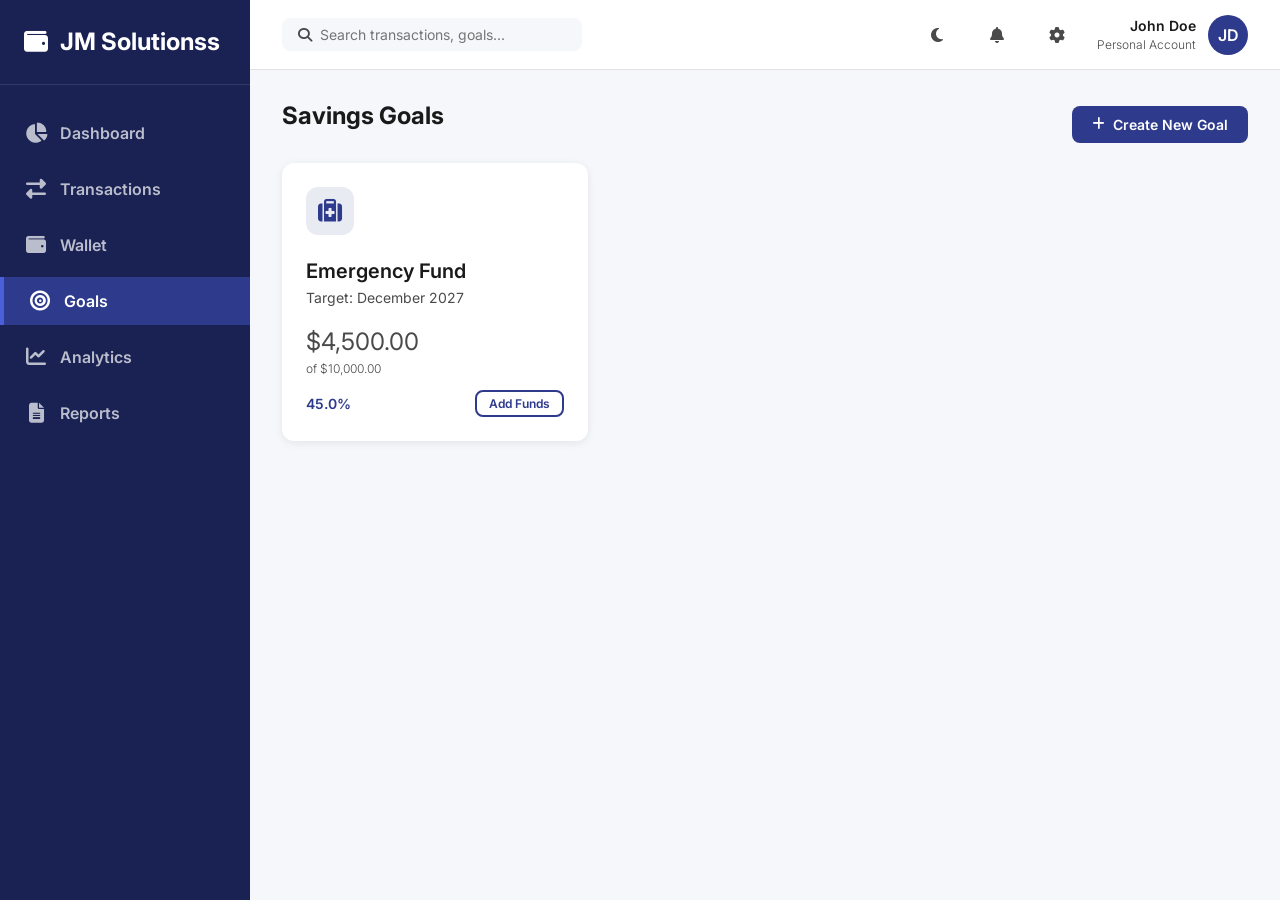
<file: goals.html>
<!DOCTYPE html>
<html lang="en">
<head>
  <meta charset="UTF-8">
  <meta name="viewport" content="width=device-width, initial-scale=1.0">
  <title>JM Solutionss - Goals</title>
  <link rel="stylesheet" href="style.css">
  <link rel="stylesheet" href="https://cdnjs.cloudflare.com/ajax/libs/font-awesome/6.4.0/css/all.min.css">
  <style>
    .goal-card { position: relative; }
    .goal-header { display: flex; justify-content: space-between; align-items: flex-start; margin-bottom: 24px; }
    .goal-icon { width: 48px; height: 48px; border-radius: 12px; background: rgba(46, 58, 140, 0.1); color: var(--color-primary); display: flex; align-items: center; justify-content: center; font-size: 24px; }
    .goal-actions { opacity: 0; transition: opacity 0.2s; position: absolute; top: 16px; right: 16px; display: flex; gap: 8px; }
    .goal-card:hover .goal-actions { opacity: 1; }
    .goal-action-btn { background: var(--color-bg); border: none; width: 32px; height: 32px; border-radius: 50%; cursor: pointer; color: var(--color-text-body); transition: all 0.2s; }
    .goal-action-btn:hover { background: var(--color-border); color: var(--color-primary); }
    .goal-action-btn.delete:hover { color: var(--color-danger); }
  </style>
</head>
<body>
  <div id="app-layout">
    <div style="width: 100%;">
      <div class="flex justify-between items-center mb-4">
        <h2>Savings Goals</h2>
        <button class="btn btn-primary" onclick="window.openGoalModal()"><i class="fas fa-plus"></i> Create New Goal</button>
      </div>

      <div class="grid grid-cols-3" id="goals-container">
        <!-- Rendered via JS -->
      </div>
    </div>
  </div>

  <!-- Goal Modal -->
  <div class="modal-overlay" id="goal-modal">
    <div class="modal-content">
      <div class="modal-header">
        <h3 id="modal-title">Create New Goal</h3>
        <i class="fas fa-times modal-close" onclick="closeGoalModal()"></i>
      </div>
      <form id="goal-form">
        <input type="hidden" id="goal-id">
        
        <div class="form-group">
          <label class="form-label">Goal Name</label>
          <input type="text" class="form-control" id="goal-name" placeholder="e.g. New Car" required>
        </div>
        
        <div class="grid grid-cols-2">
          <div class="form-group">
            <label class="form-label">Target Amount</label>
            <input type="number" class="form-control" id="goal-target" min="1" step="0.01" required>
          </div>
          <div class="form-group">
            <label class="form-label">Initial Deposit (Optional)</label>
            <input type="number" class="form-control" id="goal-initial" min="0" step="0.01">
          </div>
        </div>
        
        <div class="form-group">
          <label class="form-label">Target Date</label>
          <input type="date" class="form-control" id="goal-date" required>
        </div>
        
        <div class="flex justify-between" style="margin-top: 32px;">
          <button type="button" class="btn btn-secondary" onclick="closeGoalModal()">Cancel</button>
          <button type="submit" class="btn btn-primary">Save Goal</button>
        </div>
      </form>
    </div>
  </div>

  <!-- Contribute Modal -->
  <div class="modal-overlay" id="contribute-modal">
    <div class="modal-content" style="max-width: 400px;">
      <div class="modal-header">
        <h3>Add Funds to Goal</h3>
        <i class="fas fa-times modal-close" onclick="closeContributeModal()"></i>
      </div>
      <form id="contribute-form">
        <input type="hidden" id="contribute-goal-id">
        <div class="form-group">
          <label class="form-label">Amount</label>
          <input type="number" class="form-control" id="contribute-amount" min="0.01" step="0.01" required>
        </div>
        <button type="submit" class="btn btn-primary" style="width: 100%;">Add Funds</button>
      </form>
    </div>
  </div>

  <script src="store.js"></script>
  <script src="layout.js"></script>
  <script src="goals.js"></script>
</body>
</html>
</file>
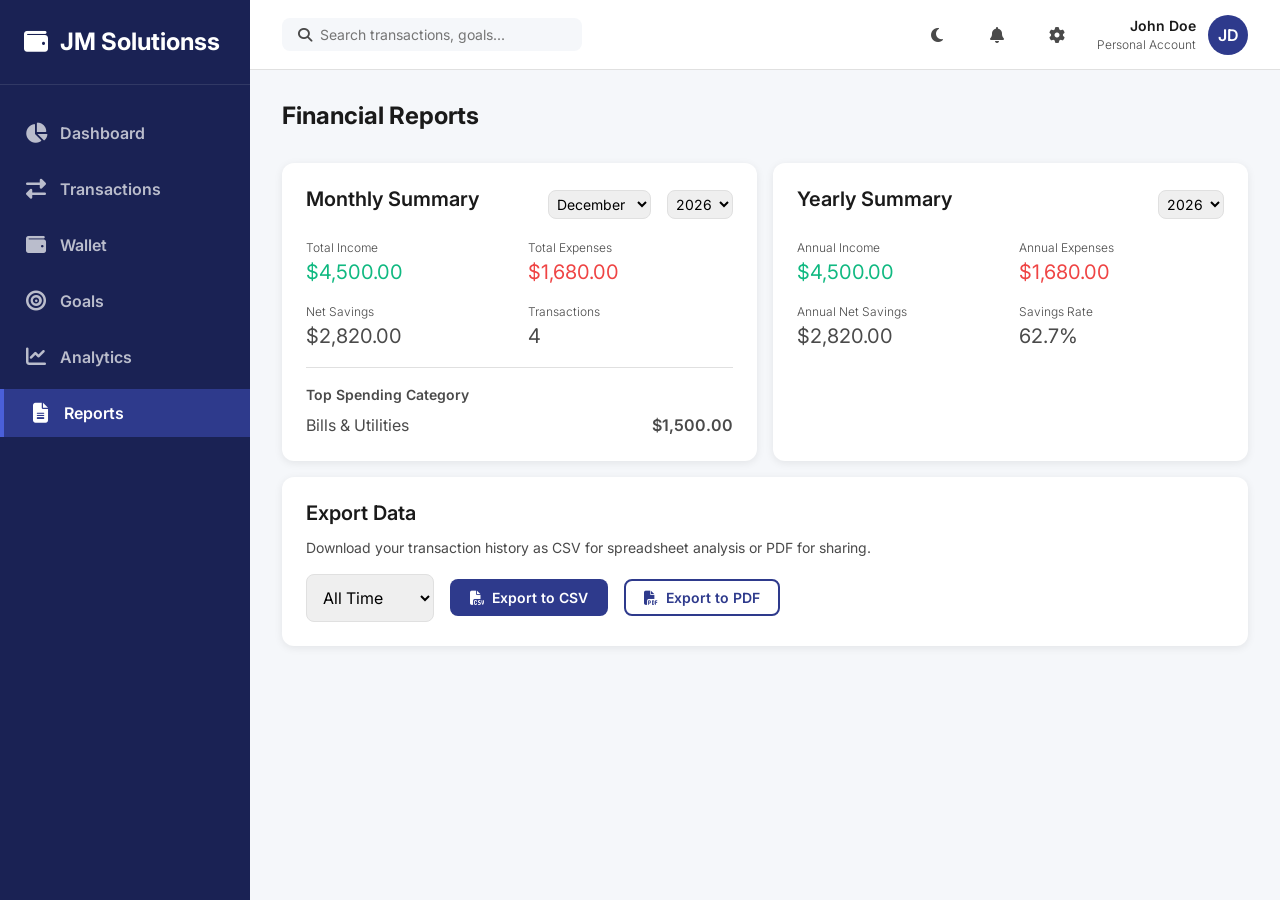
<file: reports.html>
<!DOCTYPE html>
<html lang="en">
<head>
  <meta charset="UTF-8">
  <meta name="viewport" content="width=device-width, initial-scale=1.0">
  <title>JM Solutionss - Reports</title>
  <link rel="stylesheet" href="style.css">
  <link rel="stylesheet" href="https://cdnjs.cloudflare.com/ajax/libs/font-awesome/6.4.0/css/all.min.css">
</head>
<body>
  <div id="app-layout">
    <div style="width: 100%;">
      <div class="flex justify-between items-center mb-4">
        <h2>Financial Reports</h2>
      </div>

      <div class="grid grid-cols-2 gap-4">
        <!-- Monthly Summary -->
        <div class="card">
          <div class="flex justify-between items-center mb-4">
            <h3>Monthly Summary</h3>
            <div class="flex gap-4">
              <select class="form-control" id="report-month" style="padding: 4px; font-size: 14px; width: auto;"></select>
              <select class="form-control" id="report-year-monthly" style="padding: 4px; font-size: 14px; width: auto;"></select>
            </div>
          </div>
          
          <div class="grid grid-cols-2 gap-4 mt-4">
            <div>
              <p class="text-caption">Total Income</p>
              <p class="metric-value text-success" id="monthly-in" style="font-size: 20px;">$0.00</p>
            </div>
            <div>
              <p class="text-caption">Total Expenses</p>
              <p class="metric-value text-danger" id="monthly-ex" style="font-size: 20px;">$0.00</p>
            </div>
            <div>
              <p class="text-caption">Net Savings</p>
              <p class="metric-value" id="monthly-net" style="font-size: 20px;">$0.00</p>
            </div>
            <div>
              <p class="text-caption" id="monthly-tx-count-label">Transactions</p>
              <p class="metric-value" id="monthly-tx-count" style="font-size: 20px;">0</p>
            </div>
          </div>
          
          <div class="mt-4" style="border-top: 1px solid var(--color-border); padding-top: 16px;">
            <p class="text-small" style="font-weight: 600; margin-bottom: 8px;">Top Spending Category</p>
            <div class="flex justify-between">
              <span id="monthly-top-cat">N/A</span>
              <span id="monthly-top-cat-val" style="font-weight: 600;">$0.00</span>
            </div>
          </div>
        </div>
        
        <!-- Yearly Summary -->
        <div class="card">
          <div class="flex justify-between items-center mb-4">
            <h3>Yearly Summary</h3>
            <select class="form-control" id="report-year-yearly" style="padding: 4px; font-size: 14px; width: auto;"></select>
          </div>
          
          <div class="grid grid-cols-2 gap-4 mt-4">
            <div>
              <p class="text-caption">Annual Income</p>
              <p class="metric-value text-success" id="yearly-in" style="font-size: 20px;">$0.00</p>
            </div>
            <div>
              <p class="text-caption">Annual Expenses</p>
              <p class="metric-value text-danger" id="yearly-ex" style="font-size: 20px;">$0.00</p>
            </div>
            <div>
              <p class="text-caption">Annual Net Savings</p>
              <p class="metric-value" id="yearly-net" style="font-size: 20px;">$0.00</p>
            </div>
            <div>
              <p class="text-caption">Savings Rate</p>
              <p class="metric-value" id="yearly-rate" style="font-size: 20px;">0%</p>
            </div>
          </div>
        </div>
        
        <!-- Export Data -->
        <div class="card" style="grid-column: 1 / -1;">
          <h3>Export Data</h3>
          <p class="text-small" style="color: var(--color-text-body); margin-bottom: 16px;">Download your transaction history as CSV for spreadsheet analysis or PDF for sharing.</p>
          
          <div class="flex gap-4 items-center">
            <div class="form-group" style="margin-bottom: 0;">
              <select class="form-control" id="export-range">
                <option value="all">All Time</option>
                <option value="this-month">This Month</option>
                <option value="last-month">Last Month</option>
                <option value="this-year">This Year</option>
              </select>
            </div>
            <button class="btn btn-primary" onclick="window.exportCSV()"><i class="fas fa-file-csv"></i> Export to CSV</button>
            <button class="btn btn-secondary" onclick="alert('PDF Export will be available in the next release.')"><i class="fas fa-file-pdf"></i> Export to PDF</button>
          </div>
        </div>

      </div>
    </div>
  </div>

  <script src="store.js"></script>
  <script src="layout.js"></script>
  <script src="reports.js"></script>
</body>
</html>
</file>
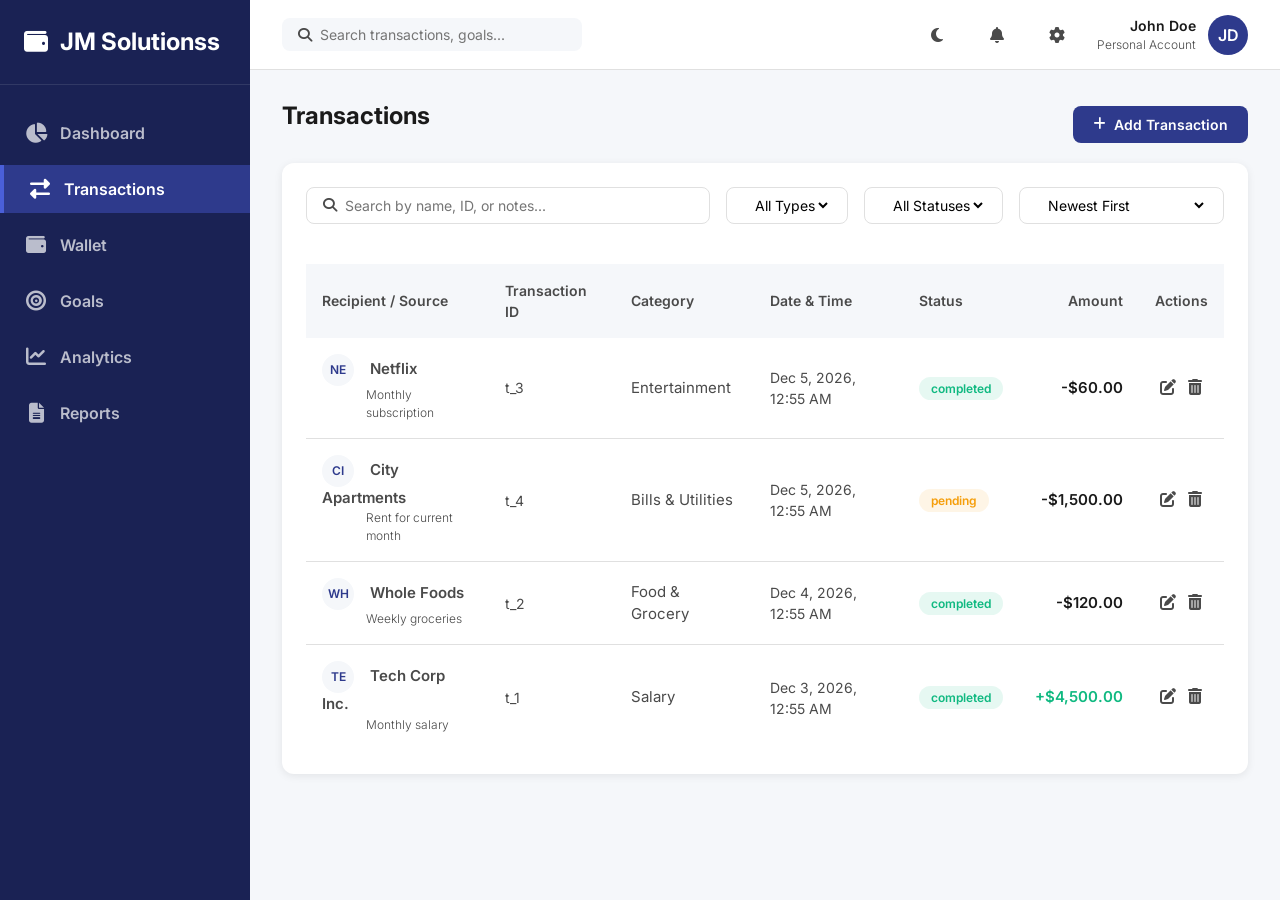
<file: transactions.html>
<!DOCTYPE html>
<html lang="en">
<head>
  <meta charset="UTF-8">
  <meta name="viewport" content="width=device-width, initial-scale=1.0">
  <title>JM Solutionss - Transactions</title>
  <link rel="stylesheet" href="style.css">
  <link rel="stylesheet" href="https://cdnjs.cloudflare.com/ajax/libs/font-awesome/6.4.0/css/all.min.css">
  <style>
    .filter-bar { display: flex; gap: 16px; margin-bottom: 24px; flex-wrap: wrap; }
    .filter-input { display: flex; align-items: center; background: var(--color-white); border: 1px solid var(--color-border); border-radius: var(--border-radius-btn); padding: 8px 16px; }
    .filter-input input, .filter-input select { border: none; outline: none; background: transparent; margin-left: 8px; font-family: var(--font-main); font-size: 14px; }
    
    .tx-avatar { width: 32px; height: 32px; border-radius: 50%; background: var(--color-bg); display: inline-flex; align-items: center; justify-content: center; font-weight: 600; color: var(--color-primary); font-size: 12px; margin-right: 12px; vertical-align: middle; }
    
    .action-btn { background: none; border: none; cursor: pointer; color: var(--color-text-body); margin: 0 4px; font-size: 16px; transition: color 0.2s; }
    .action-btn:hover { color: var(--color-primary); }
    .action-btn.delete:hover { color: var(--color-danger); }
  </style>
</head>
<body>
  <div id="app-layout">
    <!-- Inner Content Area -->
    <div style="width: 100%;">
      <div class="flex justify-between items-center mb-4">
        <h2>Transactions</h2>
        <button class="btn btn-primary" onclick="window.openTransactionModal()"><i class="fas fa-plus"></i> Add Transaction</button>
      </div>

      <div class="card">
        <div class="filter-bar">
          <div class="filter-input" style="flex: 1;">
            <i class="fas fa-search text-small" style="color: var(--color-text-body)"></i>
            <input type="text" id="search-input" placeholder="Search by name, ID, or notes..." style="width: 100%;">
          </div>
          <div class="filter-input">
            <select id="filter-type">
              <option value="all">All Types</option>
              <option value="income">Income</option>
              <option value="expense">Expense</option>
            </select>
          </div>
          <div class="filter-input">
            <select id="filter-status">
              <option value="all">All Statuses</option>
              <option value="completed">Completed</option>
              <option value="pending">Pending</option>
              <option value="failed">Failed</option>
            </select>
          </div>
          <div class="filter-input">
            <select id="sort-by">
              <option value="date-desc">Newest First</option>
              <option value="date-asc">Oldest First</option>
              <option value="amount-desc">Amount (High to Low)</option>
              <option value="amount-asc">Amount (Low to High)</option>
            </select>
          </div>
        </div>

        <div class="table-container">
          <table>
            <thead>
              <tr>
                <th>Recipient / Source</th>
                <th>Transaction ID</th>
                <th>Category</th>
                <th>Date & Time</th>
                <th>Status</th>
                <th style="text-align: right;">Amount</th>
                <th style="text-align: center;">Actions</th>
              </tr>
            </thead>
            <tbody id="transactions-table-body">
              <!-- Rendered via JS -->
            </tbody>
          </table>
        </div>
      </div>
    </div>
  </div>

  <!-- Transaction Modal -->
  <div class="modal-overlay" id="transaction-modal">
    <div class="modal-content">
      <div class="modal-header">
        <h3 id="modal-title">Add Transaction</h3>
        <i class="fas fa-times modal-close" onclick="closeTransactionModal()"></i>
      </div>
      <form id="transaction-form">
        <input type="hidden" id="tx-id">
        <div class="grid grid-cols-2">
          <div class="form-group">
            <label class="form-label">Type</label>
            <select class="form-control" id="tx-type" required>
              <option value="expense">Expense</option>
              <option value="income">Income</option>
            </select>
          </div>
          <div class="form-group">
            <label class="form-label">Amount</label>
            <input type="number" class="form-control" id="tx-amount" min="0.01" step="0.01" required>
          </div>
        </div>
        
        <div class="grid grid-cols-2">
          <div class="form-group">
            <label class="form-label">Category</label>
            <select class="form-control" id="tx-category" required>
              <!-- Populated dynamically -->
            </select>
          </div>
          <div class="form-group">
            <label class="form-label">Status</label>
            <select class="form-control" id="tx-status" required>
              <option value="completed">Completed</option>
              <option value="pending">Pending</option>
              <option value="failed">Failed</option>
            </select>
          </div>
        </div>
        
        <div class="form-group">
          <label class="form-label">Recipient / Source Name</label>
          <input type="text" class="form-control" id="tx-name" required>
        </div>
        
        <div class="form-group">
          <label class="form-label">Date</label>
          <input type="datetime-local" class="form-control" id="tx-date" required>
        </div>
        
        <div class="form-group">
          <label class="form-label">Notes (Optional)</label>
          <input type="text" class="form-control" id="tx-notes">
        </div>
        
        <div class="flex justify-between" style="margin-top: 32px;">
          <button type="button" class="btn btn-secondary" onclick="closeTransactionModal()">Cancel</button>
          <button type="submit" class="btn btn-primary">Save Transaction</button>
        </div>
      </form>
    </div>
  </div>

  <script src="store.js"></script>
  <script src="layout.js"></script>
  <script src="transactions.js"></script>
</body>
</html>
</file>
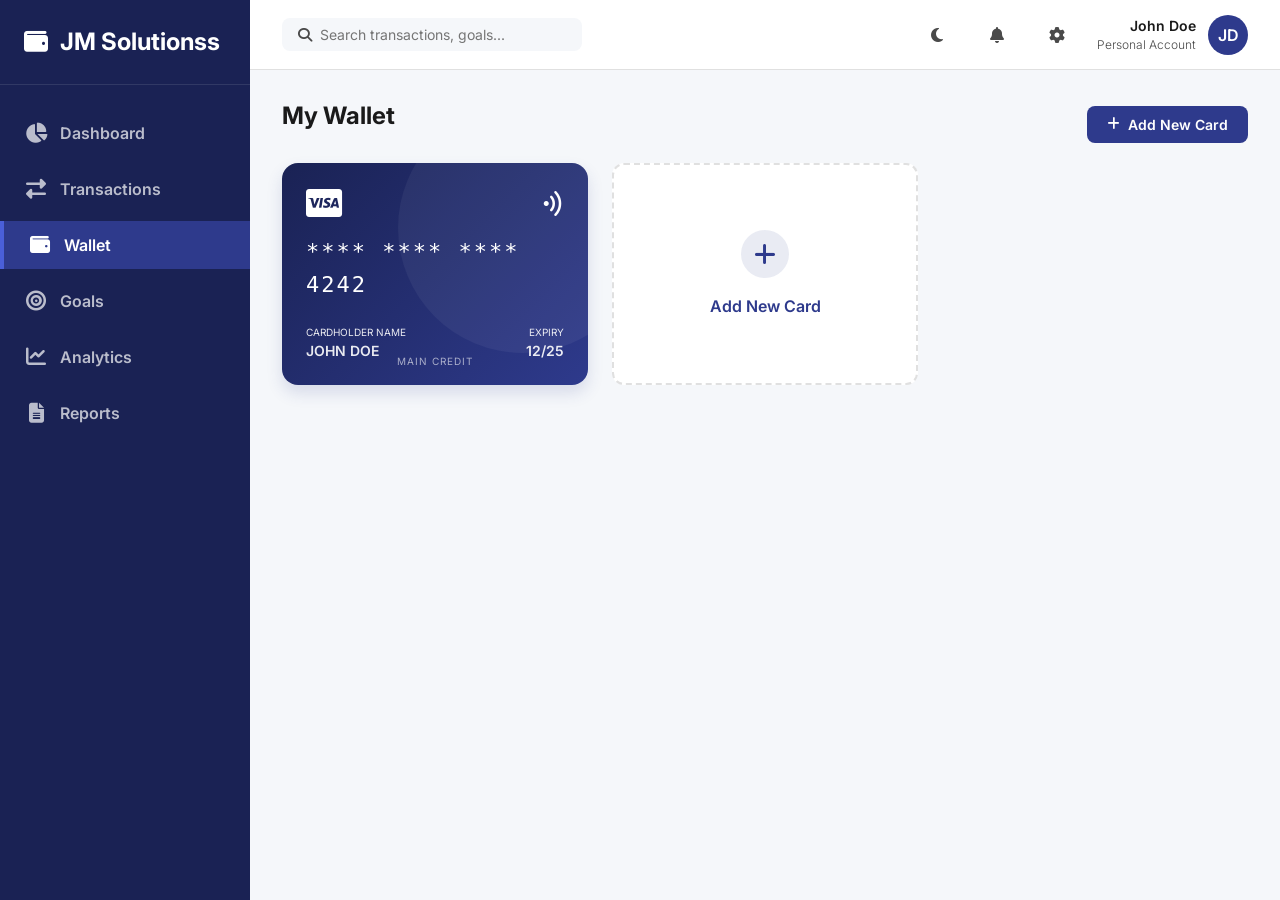
<file: wallet.html>
<!DOCTYPE html>
<html lang="en">
<head>
  <meta charset="UTF-8">
  <meta name="viewport" content="width=device-width, initial-scale=1.0">
  <title>JM Solutionss - Wallet</title>
  <link rel="stylesheet" href="style.css">
  <link rel="stylesheet" href="https://cdnjs.cloudflare.com/ajax/libs/font-awesome/6.4.0/css/all.min.css">
</head>
<body>
  <div id="app-layout">
    <!-- Inner Content Area -->
    <div style="width: 100%;">
      <div class="flex justify-between items-center mb-4">
        <h2>My Wallet</h2>
        <button class="btn btn-primary" onclick="window.openCardModal()"><i class="fas fa-plus"></i> Add New Card</button>
      </div>

      <div class="grid grid-cols-3" id="cards-container">
        <!-- Rendered via JS -->
      </div>
    </div>
  </div>

  <!-- Card Modal -->
  <div class="modal-overlay" id="card-modal">
    <div class="modal-content">
      <div class="modal-header">
        <h3 id="modal-title">Add New Card</h3>
        <i class="fas fa-times modal-close" onclick="closeCardModal()"></i>
      </div>
      <form id="card-form">
        <input type="hidden" id="card-id">
        
        <div class="form-group">
          <label class="form-label">Cardholder Name</label>
          <input type="text" class="form-control" id="card-name" placeholder="John Doe" required>
        </div>

        <div class="form-group">
          <label class="form-label">Card Number</label>
          <input type="text" class="form-control" id="card-number" placeholder="**** **** **** 4242" required maxlength="19">
          <small class="text-caption" style="display:block; margin-top:4px; color:var(--color-text-body);">Only last 4 digits are stored securely.</small>
        </div>
        
        <div class="grid grid-cols-2">
          <div class="form-group">
            <label class="form-label">Expiry Date</label>
            <input type="text" class="form-control" id="card-expiry" placeholder="MM/YY" required maxlength="5">
          </div>
          <div class="form-group">
            <label class="form-label">Card Network</label>
            <select class="form-control" id="card-type" required>
              <option value="visa">Visa</option>
              <option value="mastercard">Mastercard</option>
              <option value="amex">American Express</option>
              <option value="other">Other</option>
            </select>
          </div>
        </div>
        
        <div class="form-group">
          <label class="form-label">Nickname (Optional)</label>
          <input type="text" class="form-control" id="card-nickname" placeholder="e.g. Travel Card">
        </div>
        
        <div class="flex justify-between" style="margin-top: 32px;">
          <button type="button" class="btn btn-secondary" onclick="closeCardModal()">Cancel</button>
          <button type="submit" class="btn btn-primary">Save Card</button>
        </div>
      </form>
    </div>
  </div>

  <script src="store.js"></script>
  <script src="layout.js"></script>
  <script src="wallet.js"></script>
</body>
</html>
</file>
<file: style.css>
@import url('https://fonts.googleapis.com/css2?family=Inter:wght@300;400;600;700&display=swap');

:root {
  /* Brand Colors */
  --color-primary: #2E3A8C; /* JM Dark Blue */
  --color-secondary: #4A5FD9; /* JM Light Blue */
  --color-navy: #1A2254; /* JM Navy */
  
  /* Neutral Colors */
  --color-white: #FFFFFF;
  --color-bg: #F5F7FA; /* Light Gray */
  --color-text-body: #4A4A4A; /* Dark Gray */
  --color-text-heading: #1A1A1A; /* Black */
  --color-border: #E0E0E0;
  
  /* Functional Colors */
  --color-success: #10B981;
  --color-danger: #EF4444;
  --color-warning: #F59E0B;
  
  /* Typography */
  --font-main: 'Inter', system-ui, -apple-system, sans-serif;
  
  /* Metrics */
  --border-radius: 12px;
  --border-radius-btn: 8px;
  --shadow-card: 0 2px 8px rgba(0, 0, 0, 0.08);
  
  /* Layout */
  --sidebar-width: 250px;
  --header-height: 70px;
}

* {
  box-sizing: border-box;
  margin: 0;
  padding: 0;
}

body {
  font-family: var(--font-main);
  background-color: var(--color-bg);
  color: var(--color-text-body);
  line-height: 1.5;
  font-size: 16px;
  display: flex;
  height: 100vh;
  overflow: hidden;
}

h1, h2, h3, h4, h5, h6 {
  color: var(--color-text-heading);
  line-height: 1.2;
}

h1 { font-size: 32px; font-weight: 700; margin-bottom: 24px; }
h2 { font-size: 24px; font-weight: 700; margin-bottom: 16px; }
h3 { font-size: 20px; font-weight: 600; margin-bottom: 12px; }
.text-small { font-size: 14px; }
.text-caption { font-size: 12px; font-weight: 300; }

a {
  text-decoration: none;
  color: inherit;
}

/* Base Layout Container */
#app-layout {
  display: flex;
  width: 100%;
}

/* Sidebar */
.sidebar {
  width: var(--sidebar-width);
  background-color: var(--color-navy);
  color: var(--color-white);
  height: 100vh;
  display: flex;
  flex-direction: column;
  flex-shrink: 0;
}

.sidebar-header {
  padding: 24px;
  font-size: 24px;
  font-weight: 700;
  border-bottom: 1px solid rgba(255,255,255,0.1);
  display: flex;
  align-items: center;
  gap: 12px;
}

.sidebar-nav {
  flex: 1;
  padding: 24px 0;
  display: flex;
  flex-direction: column;
  gap: 8px;
}

.nav-item {
  display: flex;
  align-items: center;
  padding: 12px 24px;
  color: rgba(255,255,255,0.7);
  font-weight: 600;
  transition: all 0.2s ease;
  gap: 12px;
}

.nav-item:hover, .nav-item.active {
  background-color: var(--color-primary);
  color: var(--color-white);
  border-left: 4px solid var(--color-secondary);
}

.nav-item i {
  font-size: 20px;
  width: 24px;
  text-align: center;
}

/* Main Content Area */
.main-wrapper {
  flex: 1;
  display: flex;
  flex-direction: column;
  height: 100vh;
  overflow: hidden;
}

/* Header */
.app-header {
  height: var(--header-height);
  background-color: var(--color-white);
  border-bottom: 1px solid var(--color-border);
  display: flex;
  align-items: center;
  justify-content: space-between;
  padding: 0 32px;
  flex-shrink: 0;
}

.header-search {
  display: flex;
  align-items: center;
  background-color: var(--color-bg);
  border-radius: var(--border-radius-btn);
  padding: 8px 16px;
  width: 300px;
}

.header-search input {
  border: none;
  background: transparent;
  outline: none;
  margin-left: 8px;
  width: 100%;
  font-size: 14px;
  font-family: var(--font-main);
}

.header-actions {
  display: flex;
  align-items: center;
  gap: 20px;
}

.header-icon {
  width: 40px;
  height: 40px;
  display: flex;
  align-items: center;
  justify-content: center;
  border-radius: 50%;
  cursor: pointer;
  transition: background 0.2s ease;
  color: var(--color-text-body);
}

.header-icon:hover {
  background-color: var(--color-bg);
}

.user-profile {
  display: flex;
  align-items: center;
  gap: 12px;
  cursor: pointer;
}

.avatar {
  width: 40px;
  height: 40px;
  border-radius: 50%;
  background-color: var(--color-primary);
  color: var(--color-white);
  display: flex;
  align-items: center;
  justify-content: center;
  font-weight: 600;
}

/* Content Area */
.content-area {
  flex: 1;
  padding: 32px;
  overflow-y: auto;
}

/* Common UI Elements */
.card {
  background-color: var(--color-white);
  border-radius: var(--border-radius);
  box-shadow: var(--shadow-card);
  padding: 24px;
  transition: transform 0.2s ease, box-shadow 0.2s ease;
}

.card:hover {
  box-shadow: 0 4px 12px rgba(0, 0, 0, 0.12);
}

.btn {
  display: inline-flex;
  align-items: center;
  justify-content: center;
  padding: 10px 20px;
  border-radius: var(--border-radius-btn);
  font-family: var(--font-main);
  font-weight: 600;
  font-size: 14px;
  cursor: pointer;
  transition: all 0.2s ease;
  border: none;
  gap: 8px;
}

.btn-primary {
  background-color: var(--color-primary);
  color: var(--color-white);
}

.btn-primary:hover {
  background-color: var(--color-secondary);
}

.btn-secondary {
  background-color: transparent;
  border: 2px solid var(--color-primary);
  color: var(--color-primary);
  padding: 8px 18px; /* adjust for border */
}

.btn-secondary:hover {
  background-color: rgba(74, 95, 217, 0.05); /* Light blue tint */
}

.form-group {
  margin-bottom: 20px;
}

.form-label {
  display: block;
  font-weight: 600;
  margin-bottom: 8px;
  color: var(--color-text-heading);
}

.form-control {
  width: 100%;
  padding: 12px;
  border: 1px solid var(--color-border);
  border-radius: var(--border-radius-btn);
  font-family: var(--font-main);
  font-size: 16px;
  transition: border-color 0.2s ease;
}

.form-control:focus {
  outline: none;
  border-color: var(--color-primary);
}

.badge {
  padding: 4px 12px;
  border-radius: 20px;
  font-size: 12px;
  font-weight: 600;
}

.badge-success { background-color: rgba(16, 185, 129, 0.1); color: var(--color-success); }
.badge-danger { background-color: rgba(239, 68, 68, 0.1); color: var(--color-danger); }
.badge-warning { background-color: rgba(245, 158, 11, 0.1); color: var(--color-warning); }

.text-success { color: var(--color-success); }
.text-danger { color: var(--color-danger); }

/* Grid Utilities */
.grid { display: grid; gap: 24px; }
.grid-cols-2 { grid-template-columns: repeat(2, 1fr); }
.grid-cols-3 { grid-template-columns: repeat(3, 1fr); }
.grid-cols-4 { grid-template-columns: repeat(4, 1fr); }

.flex { display: flex; }
.flex-col { flex-direction: column; }
.items-center { align-items: center; }
.justify-between { justify-content: space-between; }
.gap-4 { gap: 16px; }
.mt-4 { margin-top: 16px; }
.mb-4 { margin-bottom: 16px; }

/* Modals */
.modal-overlay {
  position: fixed; top: 0; left: 0; width: 100%; height: 100%;
  background: rgba(0, 0, 0, 0.5); z-index: 1000;
  display: flex; align-items: center; justify-content: center;
  opacity: 0; pointer-events: none; transition: opacity 0.3s ease;
}
.modal-overlay.active { opacity: 1; pointer-events: auto; }
.modal-content {
  background: var(--color-white); border-radius: var(--border-radius);
  padding: 32px; width: 100%; max-width: 500px;
  transform: translateY(20px); transition: transform 0.3s ease;
  max-height: 90vh; overflow-y: auto;
}
.modal-overlay.active .modal-content { transform: translateY(0); }
.modal-header { display: flex; justify-content: space-between; align-items: center; margin-bottom: 24px; }
.modal-close { cursor: pointer; color: var(--color-text-body); font-size: 20px; transition: color 0.2s; }
.modal-close:hover { color: var(--color-text-heading); }

/* Table base */
.table-container { width: 100%; overflow-x: auto; }
table { width: 100%; border-collapse: collapse; margin-top: 16px; }
th { text-align: left; padding: 16px; background: var(--color-bg); font-weight: 600; font-size: 14px; color: var(--color-text-body); }
td { padding: 16px; border-bottom: 1px solid var(--color-border); font-size: 15px; }
tr:last-child td { border-bottom: none; }

/* Card Preview Component */
.card-preview { background: linear-gradient(135deg, var(--color-navy) 0%, var(--color-primary) 100%); color: white; padding: 24px; border-radius: 16px; position: relative; overflow: hidden; box-shadow: 0 8px 16px rgba(46, 58, 140, 0.15); transition: transform 0.2s; }
.card-preview:hover { transform: translateY(-4px); }
.card-preview::after { content: ''; position: absolute; width: 250px; height: 250px; background: rgba(255,255,255,0.05); border-radius: 50%; top: -60px; right: -60px; pointer-events: none; }
.card-preview-actions { position: absolute; top: 16px; right: 16px; z-index: 10; display: flex; gap: 8px; opacity: 0; transition: opacity 0.2s; }
.card-preview:hover .card-preview-actions { opacity: 1; }
.card-preview-btn { background: rgba(255,255,255,0.15); border: none; color: white; width: 32px; height: 32px; border-radius: 50%; cursor: pointer; display: flex; align-items: center; justify-content: center; backdrop-filter: blur(4px); transition: background 0.2s; font-size: 14px; }
.card-preview-btn:hover { background: rgba(255,255,255,0.3); }

/* Responsive */
@media (max-width: 1024px) {
  .grid-cols-4 { grid-template-columns: repeat(2, 1fr); }
}

@media (max-width: 768px) {
  #app-layout { flex-direction: column; height: auto; }
  .sidebar { width: 100%; height: auto; flex-direction: row; align-items: center; justify-content: space-between; padding: 0 16px; }
  .sidebar-header { border-bottom: none; padding: 16px; }
  .sidebar-nav { flex-direction: row; padding: 0; overflow-x: auto; gap: 4px; }
  .nav-item { padding: 16px; justify-content: center; }
  .nav-item span { display: none; }
  .nav-item.active { border-left: none; border-bottom: 4px solid var(--color-secondary); }
  .grid-cols-2 { grid-template-columns: 1fr; }
}
</file>
